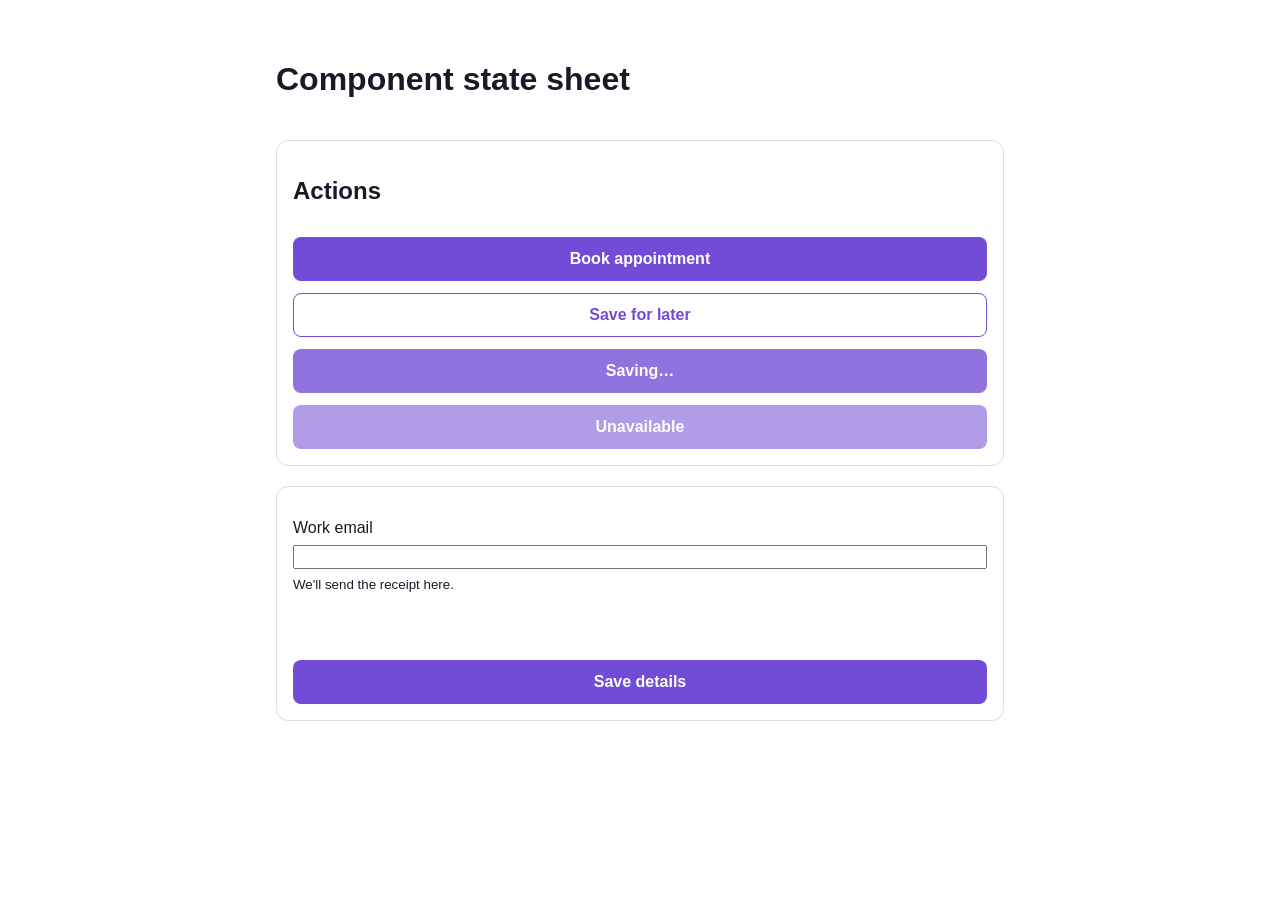
<file: labs/lab-05-reusable-components-states/index.html>
<!doctype html>
<html lang="en">
<meta charset="utf-8"><meta name="viewport" content="width=device-width,initial-scale=1">
<title>Accessible component states</title><link rel="stylesheet" href="styles.css">
<main class="demo">
  <h1>Component state sheet</h1>
  <section class="card" aria-labelledby="actions-title">
    <h2 id="actions-title">Actions</h2>
    <button class="button button--primary">Book appointment</button>
    <button class="button button--secondary">Save for later</button>
    <button class="button button--primary" aria-busy="true">Saving…</button>
    <button class="button button--primary" disabled>Unavailable</button>
  </section>
  <form class="card" novalidate>
    <div class="field"><label for="email">Work email</label><input id="email" type="email" required aria-describedby="email-help email-error"><small id="email-help">We'll send the receipt here.</small><p id="email-error" class="field__error" role="alert"></p></div>
    <button class="button button--primary" type="submit">Save details</button>
  </form>
</main><script src="states.js"></script>
</html>
</file>
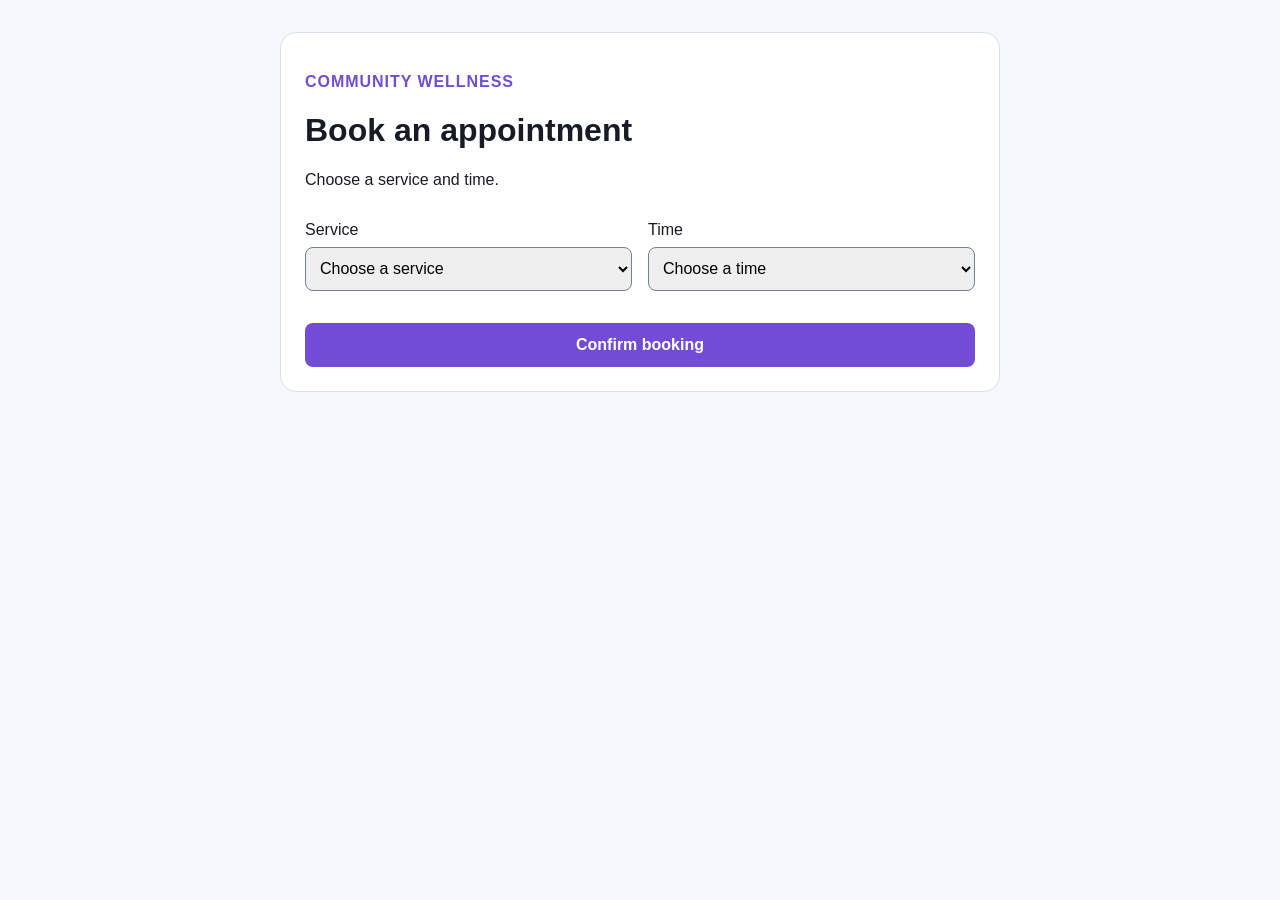
<file: labs/lab-06-interactive-responsive-prototype/index.html>
<!doctype html>
<html lang="en">
<meta charset="utf-8"><meta name="viewport" content="width=device-width,initial-scale=1">
<title>Community Wellness Booking</title><link rel="stylesheet" href="styles.css">
<main class="app">
  <header><p class="eyebrow">Community Wellness</p><h1>Book an appointment</h1><p id="status" role="status">Choose a service and time.</p></header>
  <form id="booking" novalidate>
    <div class="field"><label for="service">Service</label><select id="service" required><option value="">Choose a service</option><option>Counselling</option><option>Nutrition consultation</option><option>Wellness check</option></select></div>
    <div class="field"><label for="time">Time</label><select id="time" required><option value="">Choose a time</option><option>10:00 AM</option><option>2:30 PM</option><option>4:00 PM</option></select></div>
    <div id="error" class="notice notice--error" role="alert" hidden></div>
    <button class="button button--primary" type="submit">Confirm booking</button>
  </form>
  <section id="confirmation" class="card" hidden><h2>Booking confirmed</h2><p>Your appointment has been saved.</p><button id="reset" class="button button--secondary">Book another</button></section>
</main><script src="app.js"></script>
</html>
</file>
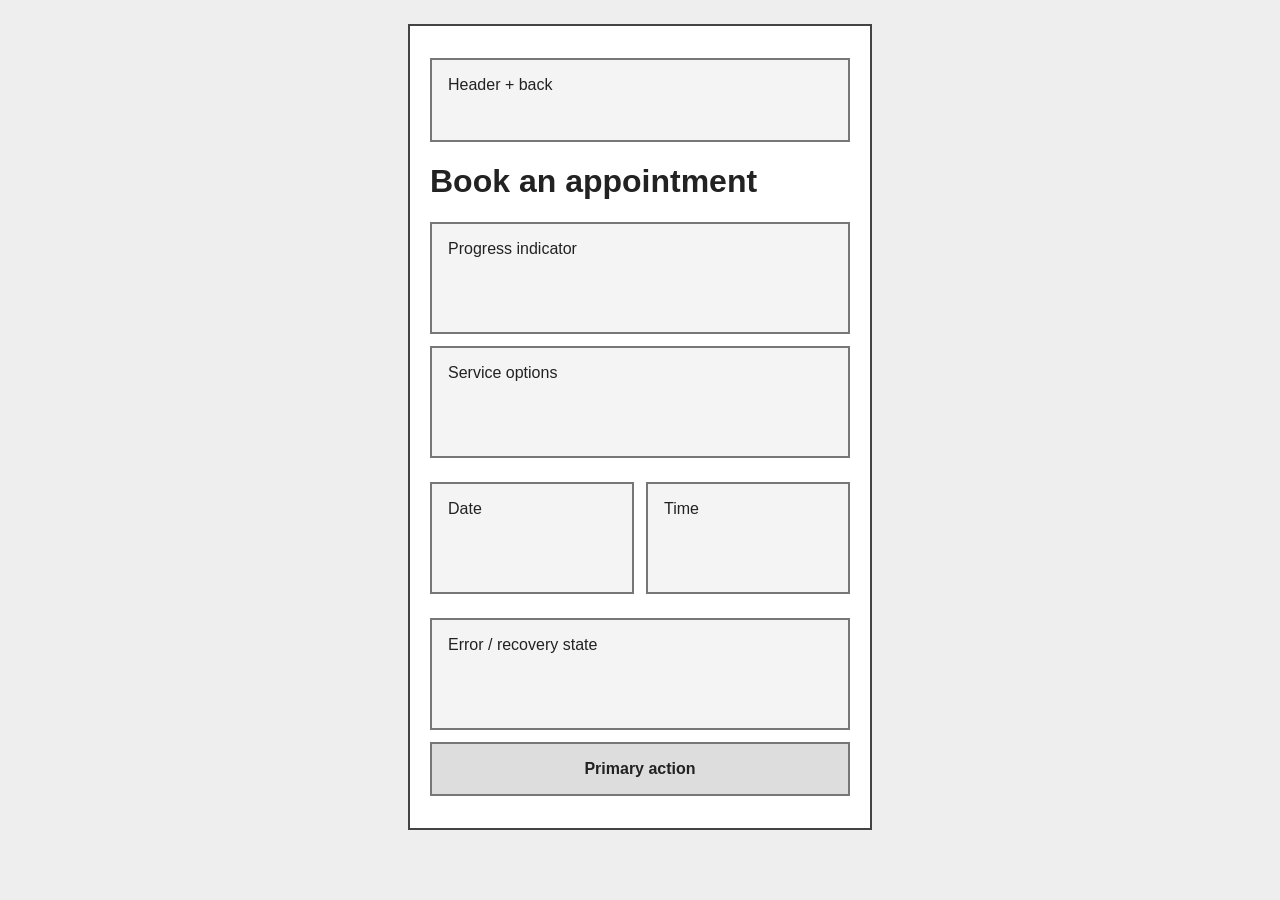
<file: labs/lab-04-prompted-wireframes-variants/wireframe.html>
<!doctype html>
<html lang="en">
<meta charset="utf-8"><meta name="viewport" content="width=device-width,initial-scale=1">
<title>Wellness booking wireframe</title>
<style>
body{font-family:Arial,sans-serif;margin:0;background:#eee;color:#222}.shell{max-width:420px;margin:24px auto;background:#fff;border:2px solid #444;padding:20px}.bar,.block,.button{border:2px solid #777;background:#f4f4f4;margin:12px 0;padding:16px}.bar{height:48px}.block{min-height:76px}.button{text-align:center;background:#ddd;font-weight:700}.row{display:grid;grid-template-columns:1fr 1fr;gap:12px}
</style>
<main class="shell"><div class="bar">Header + back</div><h1>Book an appointment</h1><div class="block">Progress indicator</div><div class="block">Service options</div><div class="row"><div class="block">Date</div><div class="block">Time</div></div><div class="block">Error / recovery state</div><div class="button">Primary action</div></main>
</html>
</file>
<file: labs/lab-05-reusable-components-states/styles.css>
:root {
  --color-ink: #161b26;
  --color-muted: #5b6372;
  --color-surface: #f5f8fc;
  --color-action: #724cd6;
  --color-success: #108a73;
  --color-warning: #c77600;
  --color-error: #c2413a;
  --color-focus: #1f6feb;
  --space-1: 4px;
  --space-2: 8px;
  --space-3: 12px;
  --space-4: 16px;
  --space-6: 24px;
  --radius-control: 8px;
  --radius-card: 12px;
  font-family: Arial, sans-serif;
}

* { box-sizing: border-box; }
body { margin: 0; color: var(--color-ink); background: #fff; }
button, input, select { font: inherit; }
.button {
  min-height: 44px; padding: 10px 16px; border-radius: var(--radius-control);
  border: 1px solid transparent; font-weight: 700; cursor: pointer;
}
.button--primary { background: var(--color-action); color: #fff; }
.button--secondary { background: #fff; color: var(--color-action); border-color: var(--color-action); }
.button:focus-visible, input:focus-visible, select:focus-visible {
  outline: 3px solid var(--color-focus); outline-offset: 2px;
}
.button[aria-busy="true"] { cursor: progress; opacity: .78; }
.button:disabled { opacity: .55; cursor: not-allowed; }
.field { display: grid; gap: var(--space-2); margin-block: var(--space-4); }
.field__error { color: var(--color-error); font-weight: 700; }
.card { padding: var(--space-4); border: 1px solid #d7e0ea; border-radius: var(--radius-card); }

.demo{display:grid;gap:20px;max-width:760px;margin:24px auto;padding:16px}.demo .card{display:grid;gap:12px}
</file>
<file: labs/lab-06-interactive-responsive-prototype/styles.css>
:root {
  --color-ink: #161b26;
  --color-muted: #5b6372;
  --color-surface: #f5f8fc;
  --color-action: #724cd6;
  --color-success: #108a73;
  --color-warning: #c77600;
  --color-error: #c2413a;
  --color-focus: #1f6feb;
  --space-1: 4px;
  --space-2: 8px;
  --space-3: 12px;
  --space-4: 16px;
  --space-6: 24px;
  --radius-control: 8px;
  --radius-card: 12px;
  font-family: Arial, sans-serif;
}

* { box-sizing: border-box; }
body { margin: 0; color: var(--color-ink); background: #fff; }
button, input, select { font: inherit; }
.button {
  min-height: 44px; padding: 10px 16px; border-radius: var(--radius-control);
  border: 1px solid transparent; font-weight: 700; cursor: pointer;
}
.button--primary { background: var(--color-action); color: #fff; }
.button--secondary { background: #fff; color: var(--color-action); border-color: var(--color-action); }
.button:focus-visible, input:focus-visible, select:focus-visible {
  outline: 3px solid var(--color-focus); outline-offset: 2px;
}
.button[aria-busy="true"] { cursor: progress; opacity: .78; }
.button:disabled { opacity: .55; cursor: not-allowed; }
.field { display: grid; gap: var(--space-2); margin-block: var(--space-4); }
.field__error { color: var(--color-error); font-weight: 700; }
.card { padding: var(--space-4); border: 1px solid #d7e0ea; border-radius: var(--radius-card); }

body{background:var(--color-surface)}.app{width:min(100% - 32px,720px);margin:32px auto;background:#fff;padding:24px;border-radius:16px;border:1px solid #d7e0ea}.eyebrow{color:var(--color-action);font-weight:700;text-transform:uppercase;letter-spacing:.06em}.notice{padding:12px;border-radius:8px;margin-block:16px}.notice--error{background:#fff0ef;color:var(--color-error);border:1px solid #f4b2ad}select,input{min-height:44px;padding:10px;border:1px solid #77808d;border-radius:8px}.demo{display:grid;gap:20px;max-width:760px;margin:24px auto;padding:16px}.demo .card{display:grid;gap:12px}@media(min-width:700px){#booking{display:grid;grid-template-columns:1fr 1fr;gap:16px}#booking .notice,#booking button{grid-column:1/-1}}
</file>
